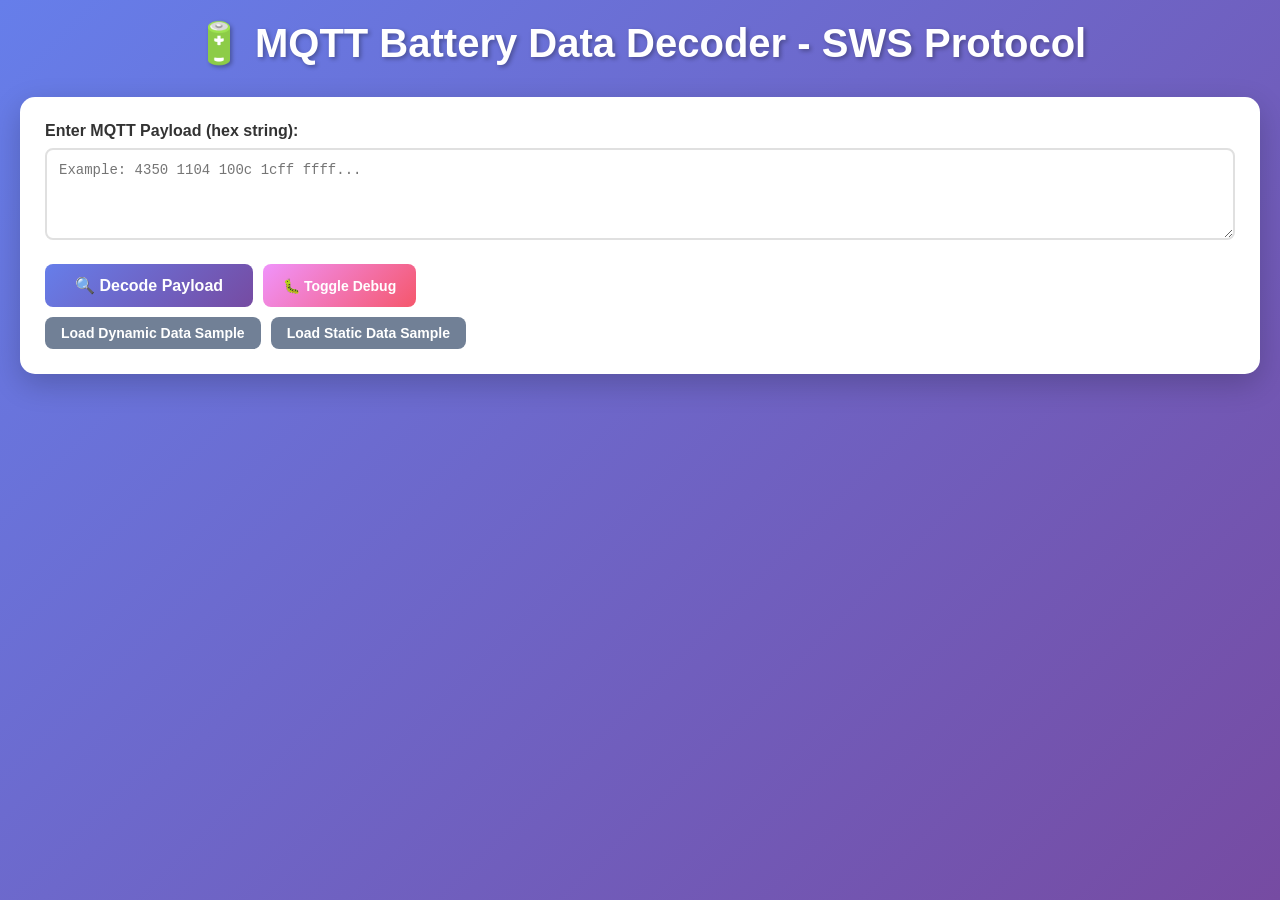
<file: Instructions/mqtt-decoder (1).html>
<!DOCTYPE html>
<html lang="en">
<head>
    <meta charset="UTF-8">
    <meta name="viewport" content="width=device-width, initial-scale=1.0">
    <title>MQTT Battery Data Decoder - SWS Protocol</title>
    <style>
        * {
            margin: 0;
            padding: 0;
            box-sizing: border-box;
        }
        
        body {
            font-family: 'Segoe UI', Tahoma, Geneva, Verdana, sans-serif;
            background: linear-gradient(135deg, #667eea 0%, #764ba2 100%);
            min-height: 100vh;
            padding: 20px;
        }
        
        .container {
            max-width: 1400px;
            margin: 0 auto;
        }
        
        h1 {
            color: white;
            text-align: center;
            margin-bottom: 30px;
            font-size: 2.5em;
            text-shadow: 2px 2px 4px rgba(0,0,0,0.3);
        }
        
        .input-section {
            background: white;
            border-radius: 15px;
            padding: 25px;
            margin-bottom: 30px;
            box-shadow: 0 10px 30px rgba(0,0,0,0.2);
        }
        
        .input-group {
            margin-bottom: 20px;
        }
        
        label {
            display: block;
            margin-bottom: 8px;
            font-weight: 600;
            color: #333;
        }
        
        textarea {
            width: 100%;
            padding: 12px;
            border: 2px solid #e0e0e0;
            border-radius: 8px;
            font-family: 'Courier New', monospace;
            font-size: 14px;
            resize: vertical;
            transition: border-color 0.3s;
        }
        
        textarea:focus {
            outline: none;
            border-color: #667eea;
        }
        
        .button-group {
            display: flex;
            gap: 10px;
        }
        
        button {
            background: linear-gradient(135deg, #667eea 0%, #764ba2 100%);
            color: white;
            border: none;
            padding: 12px 30px;
            border-radius: 8px;
            font-size: 16px;
            font-weight: 600;
            cursor: pointer;
            transition: transform 0.2s, box-shadow 0.2s;
        }
        
        button:hover {
            transform: translateY(-2px);
            box-shadow: 0 5px 15px rgba(102, 126, 234, 0.4);
        }
        
        button.secondary {
            background: linear-gradient(135deg, #f093fb 0%, #f5576c 100%);
        }
        
        .debug-section {
            background: #2d3748;
            color: #fff;
            border-radius: 15px;
            padding: 20px;
            margin-bottom: 30px;
            font-family: 'Courier New', monospace;
            font-size: 12px;
            max-height: 400px;
            overflow-y: auto;
            display: none;
        }
        
        .debug-section.show {
            display: block;
        }
        
        .debug-line {
            margin: 2px 0;
            padding: 2px 0;
        }
        
        .debug-header {
            color: #68d391;
            font-weight: bold;
            margin-top: 10px;
        }
        
        .debug-error {
            color: #fc8181;
        }
        
        .debug-warning {
            color: #f6ad55;
        }
        
        .output-section {
            display: grid;
            grid-template-columns: repeat(auto-fit, minmax(350px, 1fr));
            gap: 20px;
        }
        
        .card {
            background: white;
            border-radius: 15px;
            padding: 20px;
            box-shadow: 0 10px 30px rgba(0,0,0,0.2);
            animation: slideUp 0.5s ease-out;
        }
        
        @keyframes slideUp {
            from {
                opacity: 0;
                transform: translateY(20px);
            }
            to {
                opacity: 1;
                transform: translateY(0);
            }
        }
        
        .card h2 {
            color: #667eea;
            margin-bottom: 15px;
            font-size: 1.3em;
            border-bottom: 2px solid #f0f0f0;
            padding-bottom: 10px;
        }
        
        .data-item {
            display: flex;
            justify-content: space-between;
            padding: 8px 0;
            border-bottom: 1px solid #f5f5f5;
        }
        
        .data-item:last-child {
            border-bottom: none;
        }
        
        .data-label {
            font-weight: 600;
            color: #555;
        }
        
        .data-value {
            color: #333;
            font-family: 'Courier New', monospace;
        }
        
        .error {
            background: #ff6b6b;
            color: white;
            padding: 15px;
            border-radius: 8px;
            margin-top: 20px;
        }
        
        .status-indicator {
            display: inline-block;
            width: 10px;
            height: 10px;
            border-radius: 50%;
            margin-left: 8px;
        }
        
        .status-on {
            background: #51cf66;
            box-shadow: 0 0 5px #51cf66;
        }
        
        .status-off {
            background: #868e96;
        }
        
        .status-alarm {
            background: #ff6b6b;
            box-shadow: 0 0 5px #ff6b6b;
            animation: pulse 1s infinite;
        }
        
        @keyframes pulse {
            0% { opacity: 1; }
            50% { opacity: 0.5; }
            100% { opacity: 1; }
        }
        
        .voltage-list {
            display: grid;
            grid-template-columns: repeat(auto-fill, minmax(120px, 1fr));
            gap: 10px;
            margin-top: 10px;
        }
        
        .voltage-item {
            background: #f8f9fa;
            padding: 8px;
            border-radius: 6px;
            text-align: center;
            border: 1px solid #e9ecef;
        }
        
        .voltage-label {
            font-size: 0.85em;
            color: #666;
            margin-bottom: 4px;
        }
        
        .voltage-value {
            font-weight: bold;
            color: #333;
        }
        
        .hex-display {
            background: #f8f9fa;
            padding: 10px;
            border-radius: 6px;
            font-family: 'Courier New', monospace;
            font-size: 12px;
            word-break: break-all;
            margin-top: 10px;
        }
        
        .toggle-debug {
            background: #4a5568;
            font-size: 14px;
            padding: 8px 20px;
        }
        
        .sample-buttons {
            margin-top: 10px;
            display: flex;
            gap: 10px;
        }
        
        .sample-btn {
            background: #718096;
            font-size: 14px;
            padding: 8px 16px;
        }
    </style>
</head>
<body>
    <div class="container">
        <h1>🔋 MQTT Battery Data Decoder - SWS Protocol</h1>
        
        <div class="input-section">
            <div class="input-group">
                <label for="payload">Enter MQTT Payload (hex string):</label>
                <textarea id="payload" rows="4" placeholder="Example: 4350 1104 100c 1cff ffff..."></textarea>
            </div>
            <div class="button-group">
                <button onclick="decodePayload()">🔍 Decode Payload</button>
                <button class="toggle-debug secondary" onclick="toggleDebug()">🐛 Toggle Debug</button>
            </div>
            <div class="sample-buttons">
                <button class="sample-btn" onclick="loadDynamicSample()">Load Dynamic Data Sample</button>
                <button class="sample-btn" onclick="loadStaticSample()">Load Static Data Sample</button>
            </div>
        </div>
        
        <div id="debug" class="debug-section"></div>
        
        <div id="output" class="output-section"></div>
    </div>

    <script>
        let debugMode = false;
        
        function toggleDebug() {
            debugMode = !debugMode;
            const debugSection = document.getElementById('debug');
            debugSection.classList.toggle('show');
        }
        
        function loadDynamicSample() {
            document.getElementById('payload').value = '4350 1104 100c 1cff ffff ffff ffff ffff ffff ffff ffff ffff ffff ffff ffff ffff ffff ff00 0000 001f 0000 100c fd0c fd0c fe0c fd0c fd0c fd0c fd0c fe02 1d1c 0216 1700 0b03 2d03 3d0e 4336 3438 3031 00ff ff00 ffff ff08';
        }
        
        function loadStaticSample() {
            document.getElementById('payload').value = '4350 1100 0404 1cff ffff ffff ffff ffff ffff ffff ffff ffff ffff ffff ffff ffff ffff ff0f 3836 3233 3137 3034 3335 3930 3132 390f 3634 3830 3133 3031 3639 3436 3334 370f 3836 3233 3137 3034 3335 3930 3132 3913 4348 4539 4555 5f75 6172 742e 312e 7a79 2e6d 7107 4c54 452d 4330 3100 0330 2e30 0330 2e30';
        }
        
        function log(message, type = 'info') {
            if (!debugMode) return;
            
            const debugSection = document.getElementById('debug');
            const line = document.createElement('div');
            line.className = 'debug-line';
            
            if (type === 'header') {
                line.className += ' debug-header';
            } else if (type === 'error') {
                line.className += ' debug-error';
            } else if (type === 'warning') {
                line.className += ' debug-warning';
            }
            
            line.textContent = message;
            debugSection.appendChild(line);
        }
        
        class MQTTDecoder {
            constructor(hexString) {
                this.hex = hexString.replace(/\s/g, '');
                this.bytes = [];
                for (let i = 0; i < this.hex.length; i += 2) {
                    this.bytes.push(parseInt(this.hex.substr(i, 2), 16));
                }
                this.position = 0;
                log(`Total bytes: ${this.bytes.length}`);
            }
            
            readByte() {
                if (this.position >= this.bytes.length) {
                    return null;
                }
                return this.bytes[this.position++];
            }
            
            readBytes(count) {
                const result = [];
                for (let i = 0; i < count; i++) {
                    const byte = this.readByte();
                    if (byte === null) break;
                    result.push(byte);
                }
                return result;
            }
            
            readUInt16() {
                const bytes = this.readBytes(2);
                if (bytes.length < 2) return null;
                return (bytes[0] << 8) | bytes[1];
            }
            
            readInt16() {
                const uint = this.readUInt16();
                if (uint === null) return null;
                return uint > 32767 ? uint - 65536 : uint;
            }
            
            readLV() {
                const length = this.readByte();
                if (length === null || length === 0x00 || length === 0xFF) {
                    return null;
                }
                return this.readBytes(length);
            }
            
            bytesToString(bytes) {
                if (!bytes) return '';
                return bytes
                    .filter(b => b !== 0xFF && b !== 0x00)
                    .map(b => String.fromCharCode(b))
                    .join('');
            }
            
            decode() {
                const result = {};
                
                // Parse Header
                result.header = {
                    startCode: this.readUInt16(),
                    protocolVersion: this.readByte(),
                    sequenceNumber: this.readUInt16(),
                    transactionId: this.readByte()
                };
                
                if (result.header.startCode !== 0x4350) {
                    throw new Error('Invalid start code');
                }
                
                // Detect message type
                const savedPosition = this.position;
                const firstByte = this.bytes[this.position];
                
                let isStaticData = false;
                if (firstByte === 0x1C) {
                    const testBytes = this.bytes.slice(this.position + 1, this.position + 29);
                    if (testBytes.every(b => b === 0xFF)) {
                        const nextLength = this.bytes[this.position + 29];
                        if (nextLength > 0 && nextLength < 0x20) {
                            isStaticData = true;
                        }
                    }
                }
                
                this.position = savedPosition;
                result.messageType = isStaticData ? 'Battery Static Data' : 'Battery Dynamic Data';
                
                if (isStaticData) {
                    result.staticData = this.parseStaticData();
                } else {
                    result.dynamicData = this.parseDynamicData();
                }
                
                return result;
            }
            
            parseDynamicData() {
                const data = {};
                
                // Product SN
                const snLength = this.bytes[this.position];
                if (snLength === 0x1C) {
                    this.position++;
                    const snBytes = this.readBytes(28);
                    const allFF = snBytes.every(b => b === 0xFF);
                    data.productSN = allFF ? 'Not Set' : this.bytesToString(snBytes);
                } else {
                    const productSN = this.readLV();
                    data.productSN = productSN ? this.bytesToString(productSN) : 'Not Set';
                }
                
                // Battery Status
                const statusBytes = this.readBytes(4);
                data.batteryStatus = this.parseBatteryStatus(statusBytes);
                
                // Battery Data
                data.batteryData = this.parseBatteryData();
                
                // Network Info
                data.networkInfo = this.parseNetworkInfo();
                
                return data;
            }
            
            parseStaticData() {
                const data = {};
                
                // Product SN
                const snLength = this.bytes[this.position];
                if (snLength === 0x1C) {
                    this.position++;
                    const snBytes = this.readBytes(28);
                    const allFF = snBytes.every(b => b === 0xFF);
                    data.productSN = allFF ? 'Not Set' : this.bytesToString(snBytes);
                } else {
                    const productSN = this.readLV();
                    data.productSN = productSN ? this.bytesToString(productSN) : 'Not Set';
                }
                
                // GPS SN
                const gpsSN = this.readLV();
                data.gpsSN = gpsSN ? this.bytesToString(gpsSN) : 'Not Set';
                
                // GPS IMSI
                const gpsIMSI = this.readLV();
                data.gpsIMSI = gpsIMSI ? this.bytesToString(gpsIMSI) : 'Not Set';
                
                // GPS IMEI
                const gpsIMEI = this.readLV();
                data.gpsIMEI = gpsIMEI ? this.bytesToString(gpsIMEI) : 'Not Set';
                
                // GPS Software Version
                const gpsSoftware = this.readLV();
                data.gpsSoftwareVersion = gpsSoftware ? this.bytesToString(gpsSoftware) : 'Not Set';
                
                // GPS Hardware Version
                const gpsHardware = this.readLV();
                data.gpsHardwareVersion = gpsHardware ? this.bytesToString(gpsHardware) : 'Not Set';
                
                // BMS SN
                const bmsSN = this.readLV();
                data.bmsSN = bmsSN ? this.bytesToString(bmsSN) : 'Not Set';
                
                // BMS Software Version
                const bmsSoftware = this.readLV();
                data.bmsSoftwareVersion = bmsSoftware ? this.bytesToString(bmsSoftware) : 'Not Set';
                
                // BMS Hardware Version
                const bmsHardware = this.readLV();
                data.bmsHardwareVersion = bmsHardware ? this.bytesToString(bmsHardware) : 'Not Set';
                
                return data;
            }
            
            parseBatteryStatus(bytes) {
                if (!bytes || bytes.length < 4) return null;
                
                const status = {};
                const bits = (bytes[3] << 24) | (bytes[2] << 16) | (bytes[1] << 8) | bytes[0];
                
                status.charging = (bits & 0x01) !== 0;
                status.fullCharge = (bits & 0x02) !== 0;
                status.chargeOvercurrent = (bits & 0x04) !== 0;
                status.cellOvervoltage = (bits & 0x08) !== 0;
                status.discharging = (bits & 0x10) !== 0;
                status.shortCircuit = (bits & 0x20) !== 0;
                status.dischargeOvercurrent = (bits & 0x40) !== 0;
                status.cellUndervoltage = (bits & 0x80) !== 0;
                status.cellLineOpen = (bits & 0x100) !== 0;
                status.tempLineOpen = (bits & 0x200) !== 0;
                status.cellHighTemp = (bits & 0x400) !== 0;
                status.cellLowTemp = (bits & 0x800) !== 0;
                status.bmsHighTemp = (bits & 0x1000) !== 0;
                status.chargeProhibited = (bits & 0x4000) !== 0;
                status.dischargeProhibited = (bits & 0x8000) !== 0;
                status.dischargeMosFailed = (bits & 0x10000) !== 0;
                status.chargingMosOn = (bits & 0x20000) !== 0;
                status.dischargeMosOn = (bits & 0x40000) !== 0;
                status.chargeMosFailed = (bits & 0x80000) !== 0;
                
                return status;
            }
            
            parseBatteryData() {
                const data = {};
                
                // Current
                const current = this.readInt16();
                data.current = current !== null ? current / 10 : null;
                
                // Cell Voltage List
                const voltageListLength = this.readByte();
                if (voltageListLength > 0 && voltageListLength < 0xFF) {
                    data.cellVoltages = [];
                    const voltageCount = voltageListLength / 2;
                    for (let i = 0; i < voltageCount; i++) {
                        const voltage = this.readUInt16();
                        if (voltage !== null && voltage !== 0xFFFF) {
                            data.cellVoltages.push(voltage);
                        }
                    }
                }
                
                // BMS Temperature List
                const bmsTempLength = this.readByte();
                if (bmsTempLength > 0 && bmsTempLength < 0xFF) {
                    data.bmsTemperatures = [];
                    for (let i = 0; i < bmsTempLength; i++) {
                        const temp = this.readByte();
                        if (temp !== null && temp !== 0xFF) {
                            const signedTemp = temp > 127 ? temp - 256 : temp;
                            data.bmsTemperatures.push(signedTemp);
                        }
                    }
                }
                
                // Cell Temperature List
                const cellTempLength = this.readByte();
                if (cellTempLength > 0 && cellTempLength < 0xFF) {
                    data.cellTemperatures = [];
                    for (let i = 0; i < cellTempLength; i++) {
                        const temp = this.readByte();
                        if (temp !== null && temp !== 0xFF) {
                            const signedTemp = temp > 127 ? temp - 256 : temp;
                            data.cellTemperatures.push(signedTemp);
                        }
                    }
                }
                
                // Loop Times
                data.loopTimes = this.readUInt16();
                
                // Remaining Capacity
                const remainingCap = this.readUInt16();
                data.remainingCapacity = remainingCap !== null ? remainingCap / 10 : null;
                
                // Total Capacity
                const totalCap = this.readUInt16();
                data.totalCapacity = totalCap !== null ? totalCap / 10 : null;
                
                // Calculate SOC
                if (data.remainingCapacity && data.totalCapacity && data.totalCapacity > 0) {
                    data.soc = Math.round((data.remainingCapacity / data.totalCapacity) * 100);
                }
                
                return data;
            }
            
            parseNetworkInfo() {
                const info = {};
                
                const remainingBytes = this.bytes.length - this.position;
                if (remainingBytes < 14) return info;
                
                const rssi = this.readByte();
                info.rssi = (rssi !== null && rssi !== 0x00 && rssi !== 0xFF) ? -rssi : null;
                
                const plmn = this.readBytes(6);
                if (plmn && plmn.length === 6) {
                    info.plmn = plmn.map(b => b.toString(16).padStart(2, '0')).join('');
                }
                
                info.lac = this.readUInt16();
                
                const ciBytes = this.readBytes(4);
                if (ciBytes && ciBytes.length === 4) {
                    info.ci = (ciBytes[0] << 24) | (ciBytes[1] << 16) | (ciBytes[2] << 8) | ciBytes[3];
                }
                
                if (this.position < this.bytes.length) {
                    const rat = this.readByte();
                    info.networkType = rat === 1 ? '2G' : rat === 8 ? '4G' : `Unknown (${rat})`;
                }
                
                return info;
            }
        }
        
        function decodePayload() {
            const output = document.getElementById('output');
            const debugSection = document.getElementById('debug');
            const payload = document.getElementById('payload').value.trim();
            
            output.innerHTML = '';
            debugSection.innerHTML = '';
            
            if (!payload) {
                output.innerHTML = '<div class="error">Please enter a payload to decode</div>';
                return;
            }
            
            try {
                const decoder = new MQTTDecoder(payload);
                const data = decoder.decode();
                
                // Header Card
                const headerCard = createCard('Message Header', [
                    { label: 'Start Code', value: '0x' + data.header.startCode.toString(16).toUpperCase() },
                    { label: 'Protocol Version', value: '0x' + data.header.protocolVersion.toString(16).toUpperCase() },
                    { label: 'Sequence Number', value: data.header.sequenceNumber },
                    { label: 'Transaction ID', value: data.header.transactionId },
                    { label: 'Message Type', value: data.messageType }
                ]);
                output.appendChild(headerCard);
                
                if (data.staticData) {
                    displayStaticData(data.staticData, output);
                } else if (data.dynamicData) {
                    displayDynamicData(data.dynamicData, output);
                }
                
            } catch (error) {
                output.innerHTML = `<div class="error">Error: ${error.message}</div>`;
            }
        }
        
        function displayStaticData(data, output) {
            // Device Info
            const deviceItems = [];
            if (data.productSN) deviceItems.push({ label: 'Product SN', value: data.productSN });
            
            if (deviceItems.length > 0) {
                output.appendChild(createCard('Device Information', deviceItems));
            }
            
            // GPS Module Info
            const gpsItems = [];
            if (data.gpsSN && data.gpsSN !== 'Not Set') {
                gpsItems.push({ label: 'GPS Serial Number', value: data.gpsSN });
            }
            if (data.gpsIMSI && data.gpsIMSI !== 'Not Set') {
                gpsItems.push({ label: 'GPS IMSI', value: data.gpsIMSI });
            }
            if (data.gpsIMEI && data.gpsIMEI !== 'Not Set') {
                gpsItems.push({ label: 'GPS IMEI', value: data.gpsIMEI });
            }
            if (data.gpsSoftwareVersion && data.gpsSoftwareVersion !== 'Not Set') {
                gpsItems.push({ label: 'Software Version', value: data.gpsSoftwareVersion });
            }
            if (data.gpsHardwareVersion && data.gpsHardwareVersion !== 'Not Set') {
                gpsItems.push({ label: 'Hardware Version', value: data.gpsHardwareVersion });
            }
            
            if (gpsItems.length > 0) {
                output.appendChild(createCard('📡 GPS Module Information', gpsItems));
            }
            
            // BMS Info
            const bmsItems = [];
            if (data.bmsSN && data.bmsSN !== 'Not Set') {
                bmsItems.push({ label: 'BMS Serial Number', value: data.bmsSN });
            }
            if (data.bmsSoftwareVersion && data.bmsSoftwareVersion !== 'Not Set') {
                bmsItems.push({ label: 'Software Version', value: data.bmsSoftwareVersion });
            }
            if (data.bmsHardwareVersion && data.bmsHardwareVersion !== 'Not Set') {
                bmsItems.push({ label: 'Hardware Version', value: data.bmsHardwareVersion });
            }
            
            if (bmsItems.length > 0) {
                output.appendChild(createCard('⚡ BMS Information', bmsItems));
            }
        }
        
        function displayDynamicData(data, output) {
            // Device Info
            output.appendChild(createCard('Device Information', [
                { label: 'Product SN', value: data.productSN || 'Not Set' }
            ]));
            
            // Battery Status
            if (data.batteryStatus) {
                const statusItems = [
                    { label: 'Charging', value: data.batteryStatus.charging, isStatus: true },
                    { label: 'Discharging', value: data.batteryStatus.discharging, isStatus: true },
                    { label: 'Charge MOS', value: data.batteryStatus.chargingMosOn, isStatus: true },
                    { label: 'Discharge MOS', value: data.batteryStatus.dischargeMosOn, isStatus: true }
                ];
                output.appendChild(createCard('Battery Status', statusItems));
            }
            
            // Battery Data
            if (data.batteryData) {
                const batteryItems = [];
                
                if (data.batteryData.current !== null) {
                    batteryItems.push({ 
                        label: 'Current', 
                        value: data.batteryData.current.toFixed(1) + ' A'
                    });
                }
                
                if (data.batteryData.remainingCapacity !== null) {
                    batteryItems.push({ 
                        label: 'Remaining Capacity', 
                        value: data.batteryData.remainingCapacity.toFixed(1) + ' Ah'
                    });
                }
                
                if (data.batteryData.totalCapacity !== null) {
                    batteryItems.push({ 
                        label: 'Total Capacity', 
                        value: data.batteryData.totalCapacity.toFixed(1) + ' Ah'
                    });
                }
                
                if (data.batteryData.soc !== undefined) {
                    batteryItems.push({ 
                        label: 'State of Charge', 
                        value: data.batteryData.soc + '%'
                    });
                }
                
                if (data.batteryData.loopTimes !== null) {
                    batteryItems.push({ 
                        label: 'Charge Cycles', 
                        value: data.batteryData.loopTimes
                    });
                }
                
                if (batteryItems.length > 0) {
                    output.appendChild(createCard('Battery Metrics', batteryItems));
                }
                
                // Temperatures
                const tempItems = [];
                if (data.batteryData.bmsTemperatures) {
                    data.batteryData.bmsTemperatures.forEach((temp, i) => {
                        tempItems.push({ label: `BMS Temp ${i+1}`, value: temp + '°C' });
                    });
                }
                if (data.batteryData.cellTemperatures) {
                    data.batteryData.cellTemperatures.forEach((temp, i) => {
                        tempItems.push({ label: `Cell Temp ${i+1}`, value: temp + '°C' });
                    });
                }
                if (tempItems.length > 0) {
                    output.appendChild(createCard('Temperature Sensors', tempItems));
                }
            }
            
            // Network Info
            if (data.networkInfo && data.networkInfo.rssi !== null) {
                const networkItems = [];
                
                if (data.networkInfo.rssi !== null) {
                    networkItems.push({ 
                        label: 'Signal Strength', 
                        value: data.networkInfo.rssi + ' dBm'
                    });
                }
                
                if (data.networkInfo.networkType) {
                    networkItems.push({ 
                        label: 'Network Type', 
                        value: data.networkInfo.networkType
                    });
                }
                
                output.appendChild(createCard('Network Information', networkItems));
            }
        }
        
        function createCard(title, items) {
            const card = document.createElement('div');
            card.className = 'card';
            
            let html = `<h2>${title}</h2>`;
            
            items.forEach(item => {
                if (item.isStatus) {
                    html += `
                        <div class="data-item">
                            <span class="data-label">${item.label}</span>
                            <span class="data-value">
                                ${item.value ? 'Active' : 'Inactive'}
                                <span class="status-indicator ${item.value ? 'status-on' : 'status-off'}"></span>
                            </span>
                        </div>
                    `;
                } else {
                    html += `
                        <div class="data-item">
                            <span class="data-label">${item.label}</span>
                            <span class="data-value">${item.value}</span>
                        </div>
                    `;
                }
            });
            
            card.innerHTML = html;
            return card;
        }
    </script>
</body>
</html>
</file>
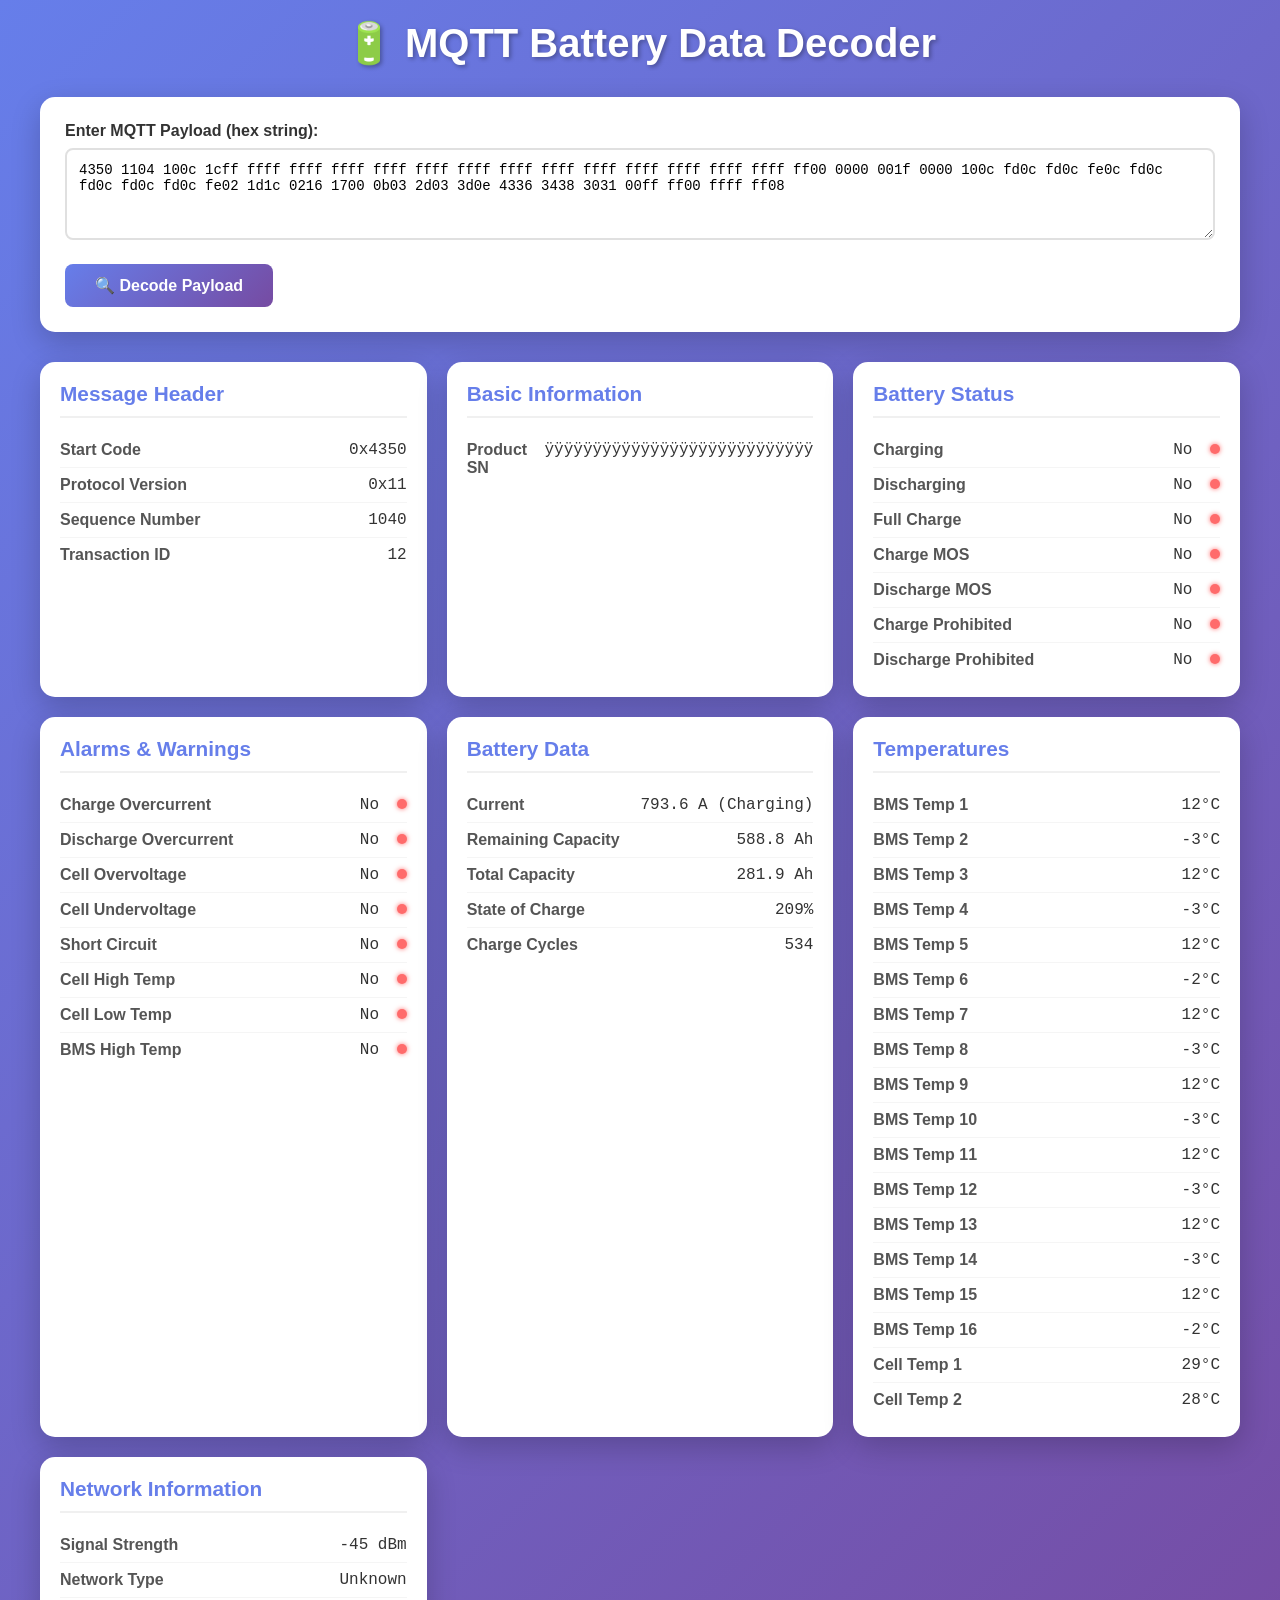
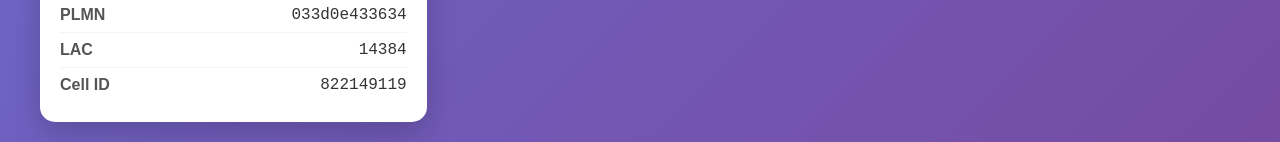
<file: Instructions/mqtt-decoder.html>
<!DOCTYPE html>
<html lang="en">
<head>
    <meta charset="UTF-8">
    <meta name="viewport" content="width=device-width, initial-scale=1.0">
    <title>MQTT Battery Data Decoder</title>
    <style>
        * {
            margin: 0;
            padding: 0;
            box-sizing: border-box;
        }
        
        body {
            font-family: 'Segoe UI', Tahoma, Geneva, Verdana, sans-serif;
            background: linear-gradient(135deg, #667eea 0%, #764ba2 100%);
            min-height: 100vh;
            padding: 20px;
        }
        
        .container {
            max-width: 1200px;
            margin: 0 auto;
        }
        
        h1 {
            color: white;
            text-align: center;
            margin-bottom: 30px;
            font-size: 2.5em;
            text-shadow: 2px 2px 4px rgba(0,0,0,0.3);
        }
        
        .input-section {
            background: white;
            border-radius: 15px;
            padding: 25px;
            margin-bottom: 30px;
            box-shadow: 0 10px 30px rgba(0,0,0,0.2);
        }
        
        .input-group {
            margin-bottom: 20px;
        }
        
        label {
            display: block;
            margin-bottom: 8px;
            font-weight: 600;
            color: #333;
        }
        
        textarea {
            width: 100%;
            padding: 12px;
            border: 2px solid #e0e0e0;
            border-radius: 8px;
            font-family: 'Courier New', monospace;
            font-size: 14px;
            resize: vertical;
            transition: border-color 0.3s;
        }
        
        textarea:focus {
            outline: none;
            border-color: #667eea;
        }
        
        button {
            background: linear-gradient(135deg, #667eea 0%, #764ba2 100%);
            color: white;
            border: none;
            padding: 12px 30px;
            border-radius: 8px;
            font-size: 16px;
            font-weight: 600;
            cursor: pointer;
            transition: transform 0.2s, box-shadow 0.2s;
        }
        
        button:hover {
            transform: translateY(-2px);
            box-shadow: 0 5px 15px rgba(102, 126, 234, 0.4);
        }
        
        .output-section {
            display: grid;
            grid-template-columns: repeat(auto-fit, minmax(300px, 1fr));
            gap: 20px;
        }
        
        .card {
            background: white;
            border-radius: 15px;
            padding: 20px;
            box-shadow: 0 10px 30px rgba(0,0,0,0.2);
            animation: slideUp 0.5s ease-out;
        }
        
        @keyframes slideUp {
            from {
                opacity: 0;
                transform: translateY(20px);
            }
            to {
                opacity: 1;
                transform: translateY(0);
            }
        }
        
        .card h2 {
            color: #667eea;
            margin-bottom: 15px;
            font-size: 1.3em;
            border-bottom: 2px solid #f0f0f0;
            padding-bottom: 10px;
        }
        
        .data-item {
            display: flex;
            justify-content: space-between;
            padding: 8px 0;
            border-bottom: 1px solid #f5f5f5;
        }
        
        .data-item:last-child {
            border-bottom: none;
        }
        
        .data-label {
            font-weight: 600;
            color: #555;
        }
        
        .data-value {
            color: #333;
            font-family: 'Courier New', monospace;
        }
        
        .error {
            background: #ff6b6b;
            color: white;
            padding: 15px;
            border-radius: 8px;
            margin-top: 20px;
        }
        
        .status-indicator {
            display: inline-block;
            width: 10px;
            height: 10px;
            border-radius: 50%;
            margin-left: 8px;
        }
        
        .status-on {
            background: #51cf66;
            box-shadow: 0 0 5px #51cf66;
        }
        
        .status-off {
            background: #ff6b6b;
            box-shadow: 0 0 5px #ff6b6b;
        }
        
        .voltage-list {
            display: grid;
            grid-template-columns: repeat(auto-fill, minmax(120px, 1fr));
            gap: 10px;
            margin-top: 10px;
        }
        
        .voltage-item {
            background: #f8f9fa;
            padding: 8px;
            border-radius: 6px;
            text-align: center;
        }
        
        .voltage-label {
            font-size: 0.85em;
            color: #666;
            margin-bottom: 4px;
        }
        
        .voltage-value {
            font-weight: bold;
            color: #333;
        }
    </style>
</head>
<body>
    <div class="container">
        <h1>🔋 MQTT Battery Data Decoder</h1>
        
        <div class="input-section">
            <div class="input-group">
                <label for="payload">Enter MQTT Payload (hex string):</label>
                <textarea id="payload" rows="4" placeholder="Example: 4350 1104 100c 1cff ffff...">4350 1104 100c 1cff ffff ffff ffff ffff ffff ffff ffff ffff ffff ffff ffff ffff ffff ff00 0000 001f 0000 100c fd0c fd0c fe0c fd0c fd0c fd0c fd0c fe02 1d1c 0216 1700 0b03 2d03 3d0e 4336 3438 3031 00ff ff00 ffff ff08</textarea>
            </div>
            <button onclick="decodePayload()">🔍 Decode Payload</button>
        </div>
        
        <div id="output" class="output-section"></div>
    </div>

    <script>
        class MQTTDecoder {
            constructor(hexString) {
                // Remove spaces and convert to byte array
                this.hex = hexString.replace(/\s/g, '');
                this.bytes = [];
                for (let i = 0; i < this.hex.length; i += 2) {
                    this.bytes.push(parseInt(this.hex.substr(i, 2), 16));
                }
                this.position = 0;
            }
            
            readByte() {
                if (this.position >= this.bytes.length) return null;
                return this.bytes[this.position++];
            }
            
            readBytes(count) {
                const result = [];
                for (let i = 0; i < count; i++) {
                    const byte = this.readByte();
                    if (byte === null) break;
                    result.push(byte);
                }
                return result;
            }
            
            readUInt16() {
                const bytes = this.readBytes(2);
                if (bytes.length < 2) return null;
                return (bytes[0] << 8) | bytes[1];
            }
            
            readInt16() {
                const uint = this.readUInt16();
                if (uint === null) return null;
                return uint > 32767 ? uint - 65536 : uint;
            }
            
            readLV() {
                const length = this.readByte();
                if (length === null || length === 0) return null;
                return this.readBytes(length);
            }
            
            bytesToString(bytes) {
                if (!bytes) return '';
                return bytes.map(b => String.fromCharCode(b)).join('');
            }
            
            decode() {
                const result = {};
                
                // Parse Message Header (6 bytes)
                result.header = {
                    startCode: this.readUInt16(),
                    protocolVersion: this.readByte(),
                    sequenceNumber: this.readUInt16(),
                    transactionId: this.readByte()
                };
                
                // Validate header
                if (result.header.startCode !== 0x4350) {
                    throw new Error('Invalid start code');
                }
                
                // Parse Message Body
                // Product SN
                const productSN = this.readLV();
                result.productSN = productSN ? this.bytesToString(productSN) : 'Not Set';
                
                // Battery Status (4 bytes)
                const statusBytes = this.readBytes(4);
                result.batteryStatus = this.parseBatteryStatus(statusBytes);
                
                // Battery Data
                result.batteryData = this.parseBatteryData();
                
                // 4G Network Info
                result.networkInfo = this.parseNetworkInfo();
                
                return result;
            }
            
            parseBatteryStatus(bytes) {
                if (!bytes || bytes.length < 4) return null;
                
                const status = {};
                const bits = (bytes[3] << 24) | (bytes[2] << 16) | (bytes[1] << 8) | bytes[0];
                
                status.charging = (bits & 0x01) !== 0;
                status.fullCharge = (bits & 0x02) !== 0;
                status.chargeOvercurrent = (bits & 0x04) !== 0;
                status.cellOvervoltage = (bits & 0x08) !== 0;
                status.discharging = (bits & 0x10) !== 0;
                status.shortCircuit = (bits & 0x20) !== 0;
                status.dischargeOvercurrent = (bits & 0x40) !== 0;
                status.cellUndervoltage = (bits & 0x80) !== 0;
                status.cellLineOpen = (bits & 0x100) !== 0;
                status.tempLineOpen = (bits & 0x200) !== 0;
                status.cellHighTemp = (bits & 0x400) !== 0;
                status.cellLowTemp = (bits & 0x800) !== 0;
                status.bmsHighTemp = (bits & 0x1000) !== 0;
                status.chargeProhibited = (bits & 0x4000) !== 0;
                status.dischargeProhibited = (bits & 0x8000) !== 0;
                status.dischargeMosFailed = (bits & 0x10000) !== 0;
                status.chargingMosOn = (bits & 0x20000) !== 0;
                status.dischargeMosOn = (bits & 0x40000) !== 0;
                status.chargeMosFailed = (bits & 0x80000) !== 0;
                
                return status;
            }
            
            parseBatteryData() {
                const data = {};
                
                // Current (2 bytes, signed, 0.1A units)
                const current = this.readInt16();
                data.current = current !== null ? current / 10 : null;
                
                // Cell Voltage List
                const voltageListLength = this.readByte();
                if (voltageListLength > 0) {
                    data.cellVoltages = [];
                    const voltageCount = voltageListLength / 2;
                    for (let i = 0; i < voltageCount; i++) {
                        const voltage = this.readUInt16();
                        if (voltage !== null && voltage !== 0xFFFF) {
                            data.cellVoltages.push(voltage);
                        }
                    }
                }
                
                // BMS Temperature List
                const bmsTempLength = this.readByte();
                if (bmsTempLength > 0) {
                    data.bmsTemperatures = [];
                    for (let i = 0; i < bmsTempLength; i++) {
                        const temp = this.readByte();
                        if (temp !== null && temp !== 0xFF) {
                            // Convert from unsigned to signed byte
                            data.bmsTemperatures.push(temp > 127 ? temp - 256 : temp);
                        }
                    }
                }
                
                // Cell Temperature List
                const cellTempLength = this.readByte();
                if (cellTempLength > 0) {
                    data.cellTemperatures = [];
                    for (let i = 0; i < cellTempLength; i++) {
                        const temp = this.readByte();
                        if (temp !== null && temp !== 0xFF) {
                            data.cellTemperatures.push(temp > 127 ? temp - 256 : temp);
                        }
                    }
                }
                
                // Loop Times (charge/discharge cycles)
                data.loopTimes = this.readUInt16();
                
                // Remaining Capacity (0.1Ah units)
                const remainingCap = this.readUInt16();
                data.remainingCapacity = remainingCap !== null ? remainingCap / 10 : null;
                
                // Total Capacity (0.1Ah units)
                const totalCap = this.readUInt16();
                data.totalCapacity = totalCap !== null ? totalCap / 10 : null;
                
                // Calculate SOC if possible
                if (data.remainingCapacity !== null && data.totalCapacity !== null && data.totalCapacity > 0) {
                    data.soc = Math.round((data.remainingCapacity / data.totalCapacity) * 100);
                }
                
                return data;
            }
            
            parseNetworkInfo() {
                const info = {};
                
                // RSSI
                const rssi = this.readByte();
                info.rssi = (rssi !== null && rssi !== 0x00 && rssi !== 0xFF) ? -rssi : null;
                
                // PLMN (6 bytes)
                const plmn = this.readBytes(6);
                info.plmn = plmn ? plmn.map(b => b.toString(16).padStart(2, '0')).join('') : null;
                
                // LAC
                info.lac = this.readUInt16();
                
                // CI
                const ciBytes = this.readBytes(4);
                if (ciBytes && ciBytes.length === 4) {
                    info.ci = (ciBytes[0] << 24) | (ciBytes[1] << 16) | (ciBytes[2] << 8) | ciBytes[3];
                }
                
                // RAT
                const rat = this.readByte();
                info.networkType = rat === 1 ? '2G' : rat === 8 ? '4G' : 'Unknown';
                
                return info;
            }
        }
        
        function decodePayload() {
            const output = document.getElementById('output');
            const payload = document.getElementById('payload').value.trim();
            
            if (!payload) {
                output.innerHTML = '<div class="error">Please enter a payload to decode</div>';
                return;
            }
            
            try {
                const decoder = new MQTTDecoder(payload);
                const data = decoder.decode();
                
                output.innerHTML = '';
                
                // Header Card
                const headerCard = createCard('Message Header', [
                    { label: 'Start Code', value: '0x' + data.header.startCode.toString(16).toUpperCase() },
                    { label: 'Protocol Version', value: '0x' + data.header.protocolVersion.toString(16).toUpperCase() },
                    { label: 'Sequence Number', value: data.header.sequenceNumber },
                    { label: 'Transaction ID', value: data.header.transactionId }
                ]);
                output.appendChild(headerCard);
                
                // Basic Info Card
                const basicCard = createCard('Basic Information', [
                    { label: 'Product SN', value: data.productSN }
                ]);
                output.appendChild(basicCard);
                
                // Battery Status Card
                if (data.batteryStatus) {
                    const statusItems = [
                        { label: 'Charging', value: data.batteryStatus.charging, isStatus: true },
                        { label: 'Discharging', value: data.batteryStatus.discharging, isStatus: true },
                        { label: 'Full Charge', value: data.batteryStatus.fullCharge, isStatus: true },
                        { label: 'Charge MOS', value: data.batteryStatus.chargingMosOn, isStatus: true },
                        { label: 'Discharge MOS', value: data.batteryStatus.dischargeMosOn, isStatus: true },
                        { label: 'Charge Prohibited', value: data.batteryStatus.chargeProhibited, isStatus: true },
                        { label: 'Discharge Prohibited', value: data.batteryStatus.dischargeProhibited, isStatus: true }
                    ];
                    
                    const statusCard = createCard('Battery Status', statusItems);
                    output.appendChild(statusCard);
                    
                    // Alarms Card
                    const alarmItems = [
                        { label: 'Charge Overcurrent', value: data.batteryStatus.chargeOvercurrent, isStatus: true },
                        { label: 'Discharge Overcurrent', value: data.batteryStatus.dischargeOvercurrent, isStatus: true },
                        { label: 'Cell Overvoltage', value: data.batteryStatus.cellOvervoltage, isStatus: true },
                        { label: 'Cell Undervoltage', value: data.batteryStatus.cellUndervoltage, isStatus: true },
                        { label: 'Short Circuit', value: data.batteryStatus.shortCircuit, isStatus: true },
                        { label: 'Cell High Temp', value: data.batteryStatus.cellHighTemp, isStatus: true },
                        { label: 'Cell Low Temp', value: data.batteryStatus.cellLowTemp, isStatus: true },
                        { label: 'BMS High Temp', value: data.batteryStatus.bmsHighTemp, isStatus: true }
                    ];
                    
                    const alarmCard = createCard('Alarms & Warnings', alarmItems);
                    output.appendChild(alarmCard);
                }
                
                // Battery Data Card
                if (data.batteryData) {
                    const batteryItems = [];
                    
                    if (data.batteryData.current !== null) {
                        batteryItems.push({ 
                            label: 'Current', 
                            value: data.batteryData.current.toFixed(1) + ' A' + 
                                   (data.batteryData.current > 0 ? ' (Charging)' : data.batteryData.current < 0 ? ' (Discharging)' : '')
                        });
                    }
                    
                    if (data.batteryData.remainingCapacity !== null) {
                        batteryItems.push({ label: 'Remaining Capacity', value: data.batteryData.remainingCapacity.toFixed(1) + ' Ah' });
                    }
                    
                    if (data.batteryData.totalCapacity !== null) {
                        batteryItems.push({ label: 'Total Capacity', value: data.batteryData.totalCapacity.toFixed(1) + ' Ah' });
                    }
                    
                    if (data.batteryData.soc !== undefined) {
                        batteryItems.push({ label: 'State of Charge', value: data.batteryData.soc + '%' });
                    }
                    
                    if (data.batteryData.loopTimes !== null) {
                        batteryItems.push({ label: 'Charge Cycles', value: data.batteryData.loopTimes });
                    }
                    
                    const batteryCard = createCard('Battery Data', batteryItems);
                    output.appendChild(batteryCard);
                    
                    // Cell Voltages Card
                    if (data.batteryData.cellVoltages && data.batteryData.cellVoltages.length > 0) {
                        const voltageCard = document.createElement('div');
                        voltageCard.className = 'card';
                        voltageCard.innerHTML = '<h2>Cell Voltages</h2>';
                        
                        const voltageList = document.createElement('div');
                        voltageList.className = 'voltage-list';
                        
                        data.batteryData.cellVoltages.forEach((voltage, index) => {
                            const item = document.createElement('div');
                            item.className = 'voltage-item';
                            item.innerHTML = `
                                <div class="voltage-label">Cell ${index + 1}</div>
                                <div class="voltage-value">${voltage} mV</div>
                            `;
                            voltageList.appendChild(item);
                        });
                        
                        voltageCard.appendChild(voltageList);
                        output.appendChild(voltageCard);
                    }
                    
                    // Temperatures Card
                    const tempItems = [];
                    
                    if (data.batteryData.bmsTemperatures && data.batteryData.bmsTemperatures.length > 0) {
                        data.batteryData.bmsTemperatures.forEach((temp, index) => {
                            tempItems.push({ label: `BMS Temp ${index + 1}`, value: temp + '°C' });
                        });
                    }
                    
                    if (data.batteryData.cellTemperatures && data.batteryData.cellTemperatures.length > 0) {
                        data.batteryData.cellTemperatures.forEach((temp, index) => {
                            tempItems.push({ label: `Cell Temp ${index + 1}`, value: temp + '°C' });
                        });
                    }
                    
                    if (tempItems.length > 0) {
                        const tempCard = createCard('Temperatures', tempItems);
                        output.appendChild(tempCard);
                    }
                }
                
                // Network Info Card
                if (data.networkInfo) {
                    const networkItems = [];
                    
                    if (data.networkInfo.rssi !== null) {
                        networkItems.push({ label: 'Signal Strength', value: data.networkInfo.rssi + ' dBm' });
                    }
                    
                    if (data.networkInfo.networkType) {
                        networkItems.push({ label: 'Network Type', value: data.networkInfo.networkType });
                    }
                    
                    if (data.networkInfo.plmn) {
                        networkItems.push({ label: 'PLMN', value: data.networkInfo.plmn });
                    }
                    
                    if (data.networkInfo.lac !== null) {
                        networkItems.push({ label: 'LAC', value: data.networkInfo.lac });
                    }
                    
                    if (data.networkInfo.ci !== null) {
                        networkItems.push({ label: 'Cell ID', value: data.networkInfo.ci });
                    }
                    
                    if (networkItems.length > 0) {
                        const networkCard = createCard('Network Information', networkItems);
                        output.appendChild(networkCard);
                    }
                }
                
            } catch (error) {
                output.innerHTML = `<div class="error">Error decoding payload: ${error.message}</div>`;
            }
        }
        
        function createCard(title, items) {
            const card = document.createElement('div');
            card.className = 'card';
            
            let html = `<h2>${title}</h2>`;
            
            items.forEach(item => {
                if (item.isStatus) {
                    html += `
                        <div class="data-item">
                            <span class="data-label">${item.label}</span>
                            <span class="data-value">
                                ${item.value ? 'Yes' : 'No'}
                                <span class="status-indicator ${item.value ? 'status-on' : 'status-off'}"></span>
                            </span>
                        </div>
                    `;
                } else {
                    html += `
                        <div class="data-item">
                            <span class="data-label">${item.label}</span>
                            <span class="data-value">${item.value}</span>
                        </div>
                    `;
                }
            });
            
            card.innerHTML = html;
            return card;
        }
        
        // Auto-decode on load if there's example data
        window.onload = function() {
            if (document.getElementById('payload').value.trim()) {
                decodePayload();
            }
        };
    </script>
</body>
</html>
</file>
